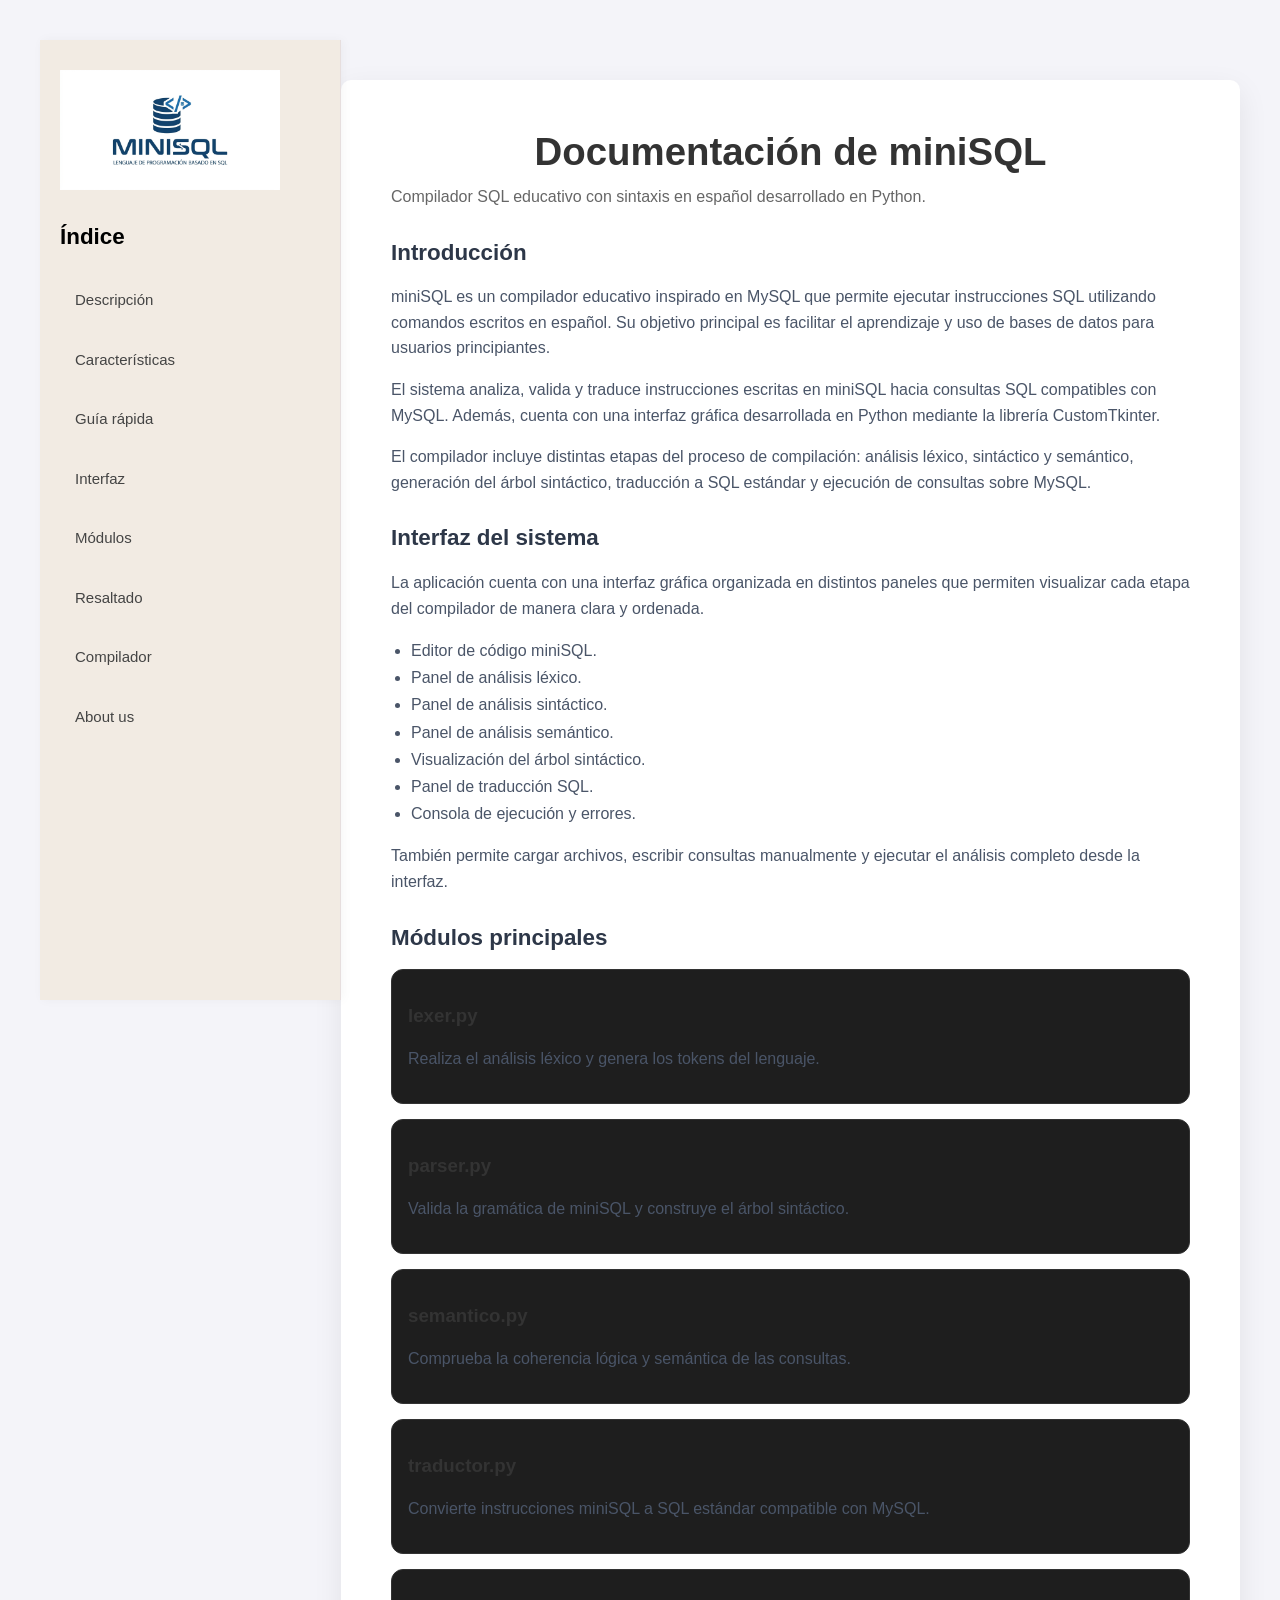
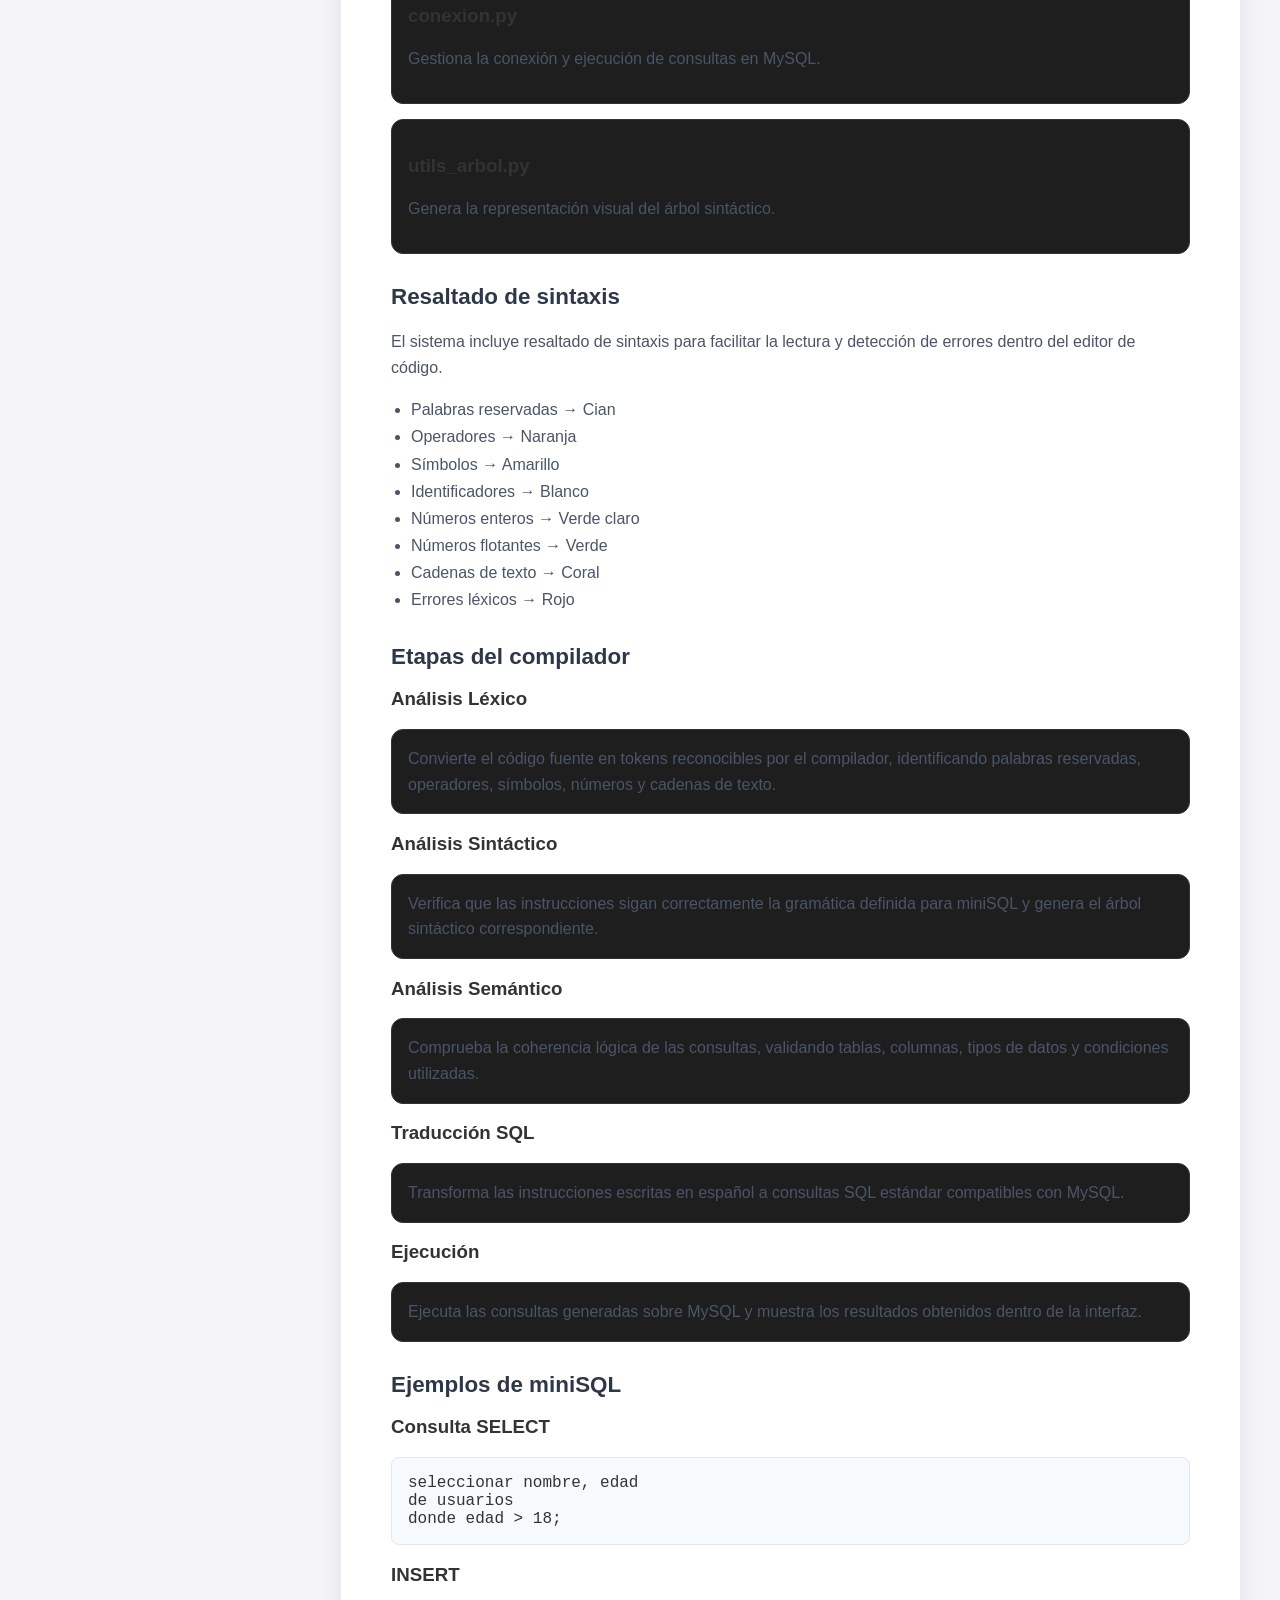
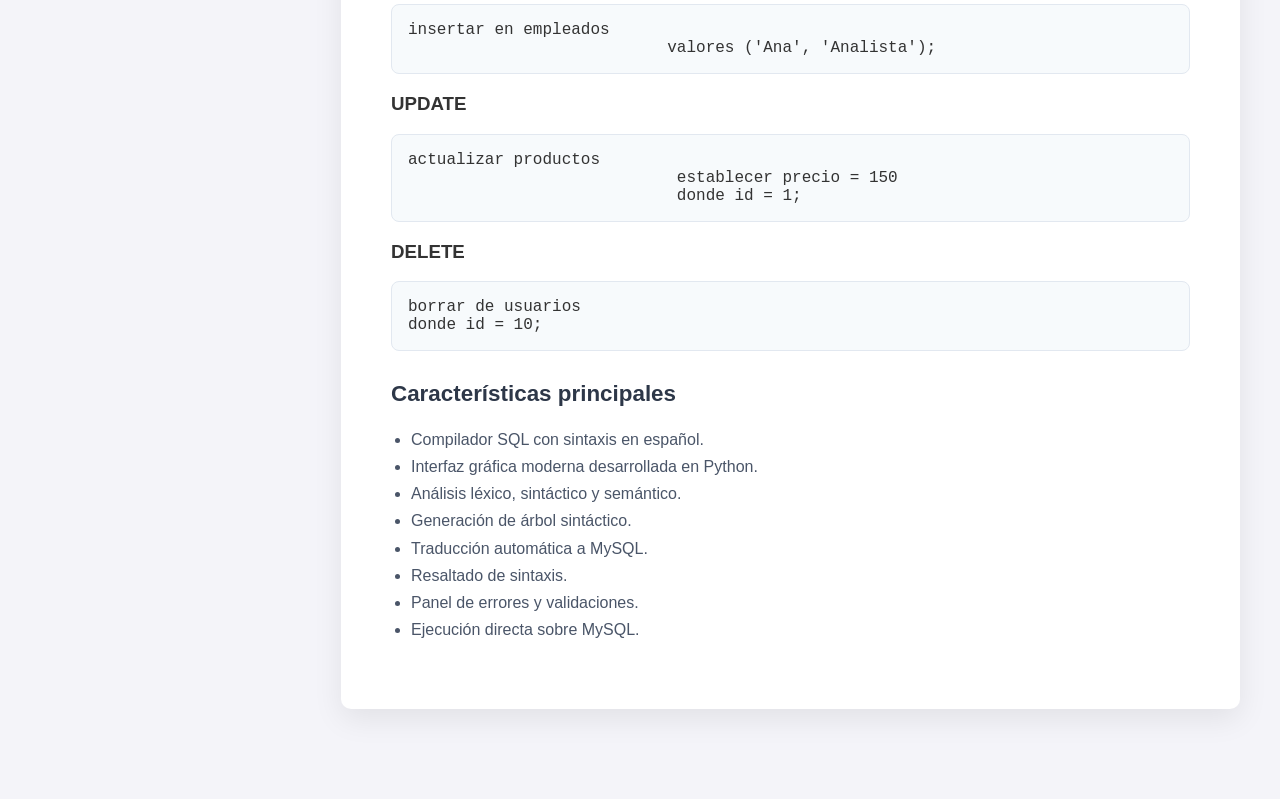
<file: index.html>
<!DOCTYPE html>
<html lang="es">

<head>
    <meta charset="UTF-8">
    <meta name="viewport" content="width=device-width, initial-scale=1.0">
    <title>Documentación - miniSQL</title>
    <link rel="stylesheet" href="styles.css">
</head>

<body>
    <div class="layout">
        <aside class="sidebar">
            <nav>
                <div class="logo">
                    <img src="assets/logo.png" alt="Logo miniSQL">
                </div>
                <h2>Índice</h2>
                <ul>
                    <li><a href="#descripcion">Descripción</a></li>
                    <li><a href="#caracteristicas">Características</a></li>
                    <li><a href="#guia">Guía rápida</a></li>
                    <li><a href="#interfaz">Interfaz</a></li>
                    <li><a href="#modulos">Módulos</a></li>
                    <li><a href="#resaltado">Resaltado</a></li>
                    <li><a href="#analisis">Compilador</a></li>
                    <li><a href="aboutUs.html">About us</a></li>
                </ul>
            </nav>
        </aside>

        <main class="container">

            <div class="header">
                <h1>Documentación de miniSQL</h1>
                <p class="subtitle">
                    Compilador SQL educativo con sintaxis en español desarrollado en Python.
                </p>
            </div>

            <!-- INTRODUCCIÓN -->
            <section id="descripcion">
                <h2>Introducción</h2>

                <p>
                    miniSQL es un compilador educativo inspirado en MySQL que permite
                    ejecutar instrucciones SQL utilizando comandos escritos en español.
                    Su objetivo principal es facilitar el aprendizaje y uso de bases de datos
                    para usuarios principiantes.
                </p>

                <p>
                    El sistema analiza, valida y traduce instrucciones escritas en miniSQL
                    hacia consultas SQL compatibles con MySQL. Además, cuenta con una interfaz
                    gráfica desarrollada en Python mediante la librería CustomTkinter.
                </p>

                <p>
                    El compilador incluye distintas etapas del proceso de compilación:
                    análisis léxico, sintáctico y semántico, generación del árbol sintáctico,
                    traducción a SQL estándar y ejecución de consultas sobre MySQL.
                </p>
            </section>

            <!-- INTERFAZ -->
            <section id="interfaz">
                <h2>Interfaz del sistema</h2>

                <p>
                    La aplicación cuenta con una interfaz gráfica organizada en distintos paneles
                    que permiten visualizar cada etapa del compilador de manera clara y ordenada.
                </p>

                <ul>
                    <li>Editor de código miniSQL.</li>
                    <li>Panel de análisis léxico.</li>
                    <li>Panel de análisis sintáctico.</li>
                    <li>Panel de análisis semántico.</li>
                    <li>Visualización del árbol sintáctico.</li>
                    <li>Panel de traducción SQL.</li>
                    <li>Consola de ejecución y errores.</li>
                </ul>

                <p>
                    También permite cargar archivos, escribir consultas manualmente
                    y ejecutar el análisis completo desde la interfaz.
                </p>
            </section>

            <!-- MÓDULOS -->
            <section id="modulos">
                <h2>Módulos principales</h2>

                <div class="card">
                    <h3>lexer.py</h3>
                    <p>Realiza el análisis léxico y genera los tokens del lenguaje.</p>
                </div>

                <div class="card">
                    <h3>parser.py</h3>
                    <p>Valida la gramática de miniSQL y construye el árbol sintáctico.</p>
                </div>

                <div class="card">
                    <h3>semantico.py</h3>
                    <p>Comprueba la coherencia lógica y semántica de las consultas.</p>
                </div>

                <div class="card">
                    <h3>traductor.py</h3>
                    <p>Convierte instrucciones miniSQL a SQL estándar compatible con MySQL.</p>
                </div>

                <div class="card">
                    <h3>conexion.py</h3>
                    <p>Gestiona la conexión y ejecución de consultas en MySQL.</p>
                </div>

                <div class="card">
                    <h3>utils_arbol.py</h3>
                    <p>Genera la representación visual del árbol sintáctico.</p>
                </div>
            </section>

            <!-- RESALTADO -->
            <section id="resaltado">
                <h2>Resaltado de sintaxis</h2>

                <p>
                    El sistema incluye resaltado de sintaxis para facilitar la lectura
                    y detección de errores dentro del editor de código.
                </p>

                <ul>
                    <li>Palabras reservadas → Cian</li>
                    <li>Operadores → Naranja</li>
                    <li>Símbolos → Amarillo</li>
                    <li>Identificadores → Blanco</li>
                    <li>Números enteros → Verde claro</li>
                    <li>Números flotantes → Verde</li>
                    <li>Cadenas de texto → Coral</li>
                    <li>Errores léxicos → Rojo</li>
                </ul>
            </section>

            <section id="analisis">
                <h2>Etapas del compilador</h2>

                <h3>Análisis Léxico</h3>
                <p class="card">
                    Convierte el código fuente en tokens reconocibles por el compilador,
                    identificando palabras reservadas, operadores, símbolos, números
                    y cadenas de texto.
                </p>

                <h3>Análisis Sintáctico</h3>
                <p class="card">
                    Verifica que las instrucciones sigan correctamente la gramática
                    definida para miniSQL y genera el árbol sintáctico correspondiente.
                </p>

                <h3>Análisis Semántico</h3>
                <p class="card">
                    Comprueba la coherencia lógica de las consultas, validando tablas,
                    columnas, tipos de datos y condiciones utilizadas.
                </p>

                <h3>Traducción SQL</h3>
                <p class="card">
                    Transforma las instrucciones escritas en español a consultas SQL
                    estándar compatibles con MySQL.
                </p>

                <h3>Ejecución</h3>
                <p class="card">
                    Ejecuta las consultas generadas sobre MySQL y muestra los resultados
                    obtenidos dentro de la interfaz.
                </p>
            </section>

            <section id="guia">
                <h2>Ejemplos de miniSQL</h2>

                <h3>Consulta SELECT</h3>
                <pre><code>seleccionar nombre, edad
de usuarios
donde edad > 18;</code></pre>

                <h3>INSERT</h3>
                <pre><code>insertar en empleados
                           valores ('Ana', 'Analista');</code></pre>

                <h3>UPDATE</h3>
                <pre><code>actualizar productos
                            establecer precio = 150
                            donde id = 1;</code></pre>

                <h3>DELETE</h3>
                <pre><code>borrar de usuarios
donde id = 10;</code></pre>
            </section>

            <!-- CARACTERISTICAS -->
            <section id="caracteristicas">
                <h2>Características principales</h2>

                <ul>
                    <li>Compilador SQL con sintaxis en español.</li>
                    <li>Interfaz gráfica moderna desarrollada en Python.</li>
                    <li>Análisis léxico, sintáctico y semántico.</li>
                    <li>Generación de árbol sintáctico.</li>
                    <li>Traducción automática a MySQL.</li>
                    <li>Resaltado de sintaxis.</li>
                    <li>Panel de errores y validaciones.</li>
                    <li>Ejecución directa sobre MySQL.</li>
                </ul>
            </section>
        </main>
</file>
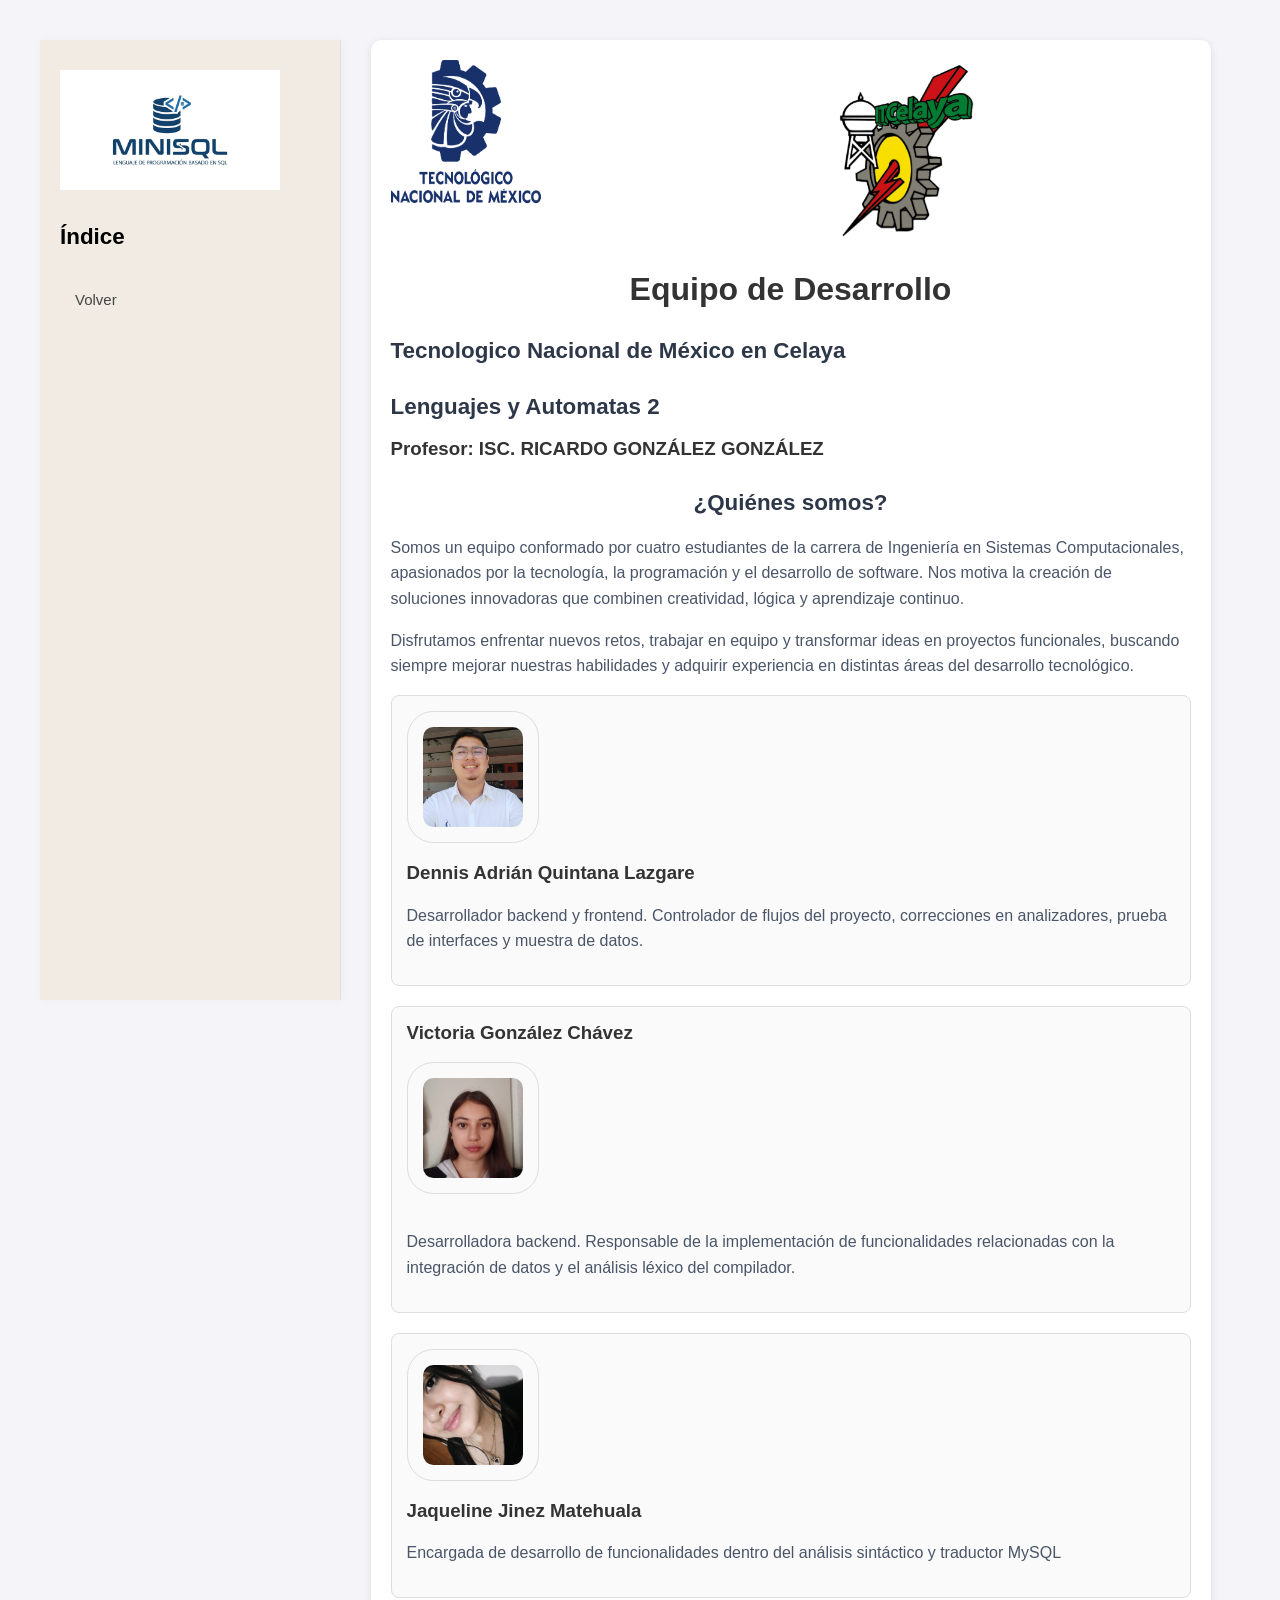
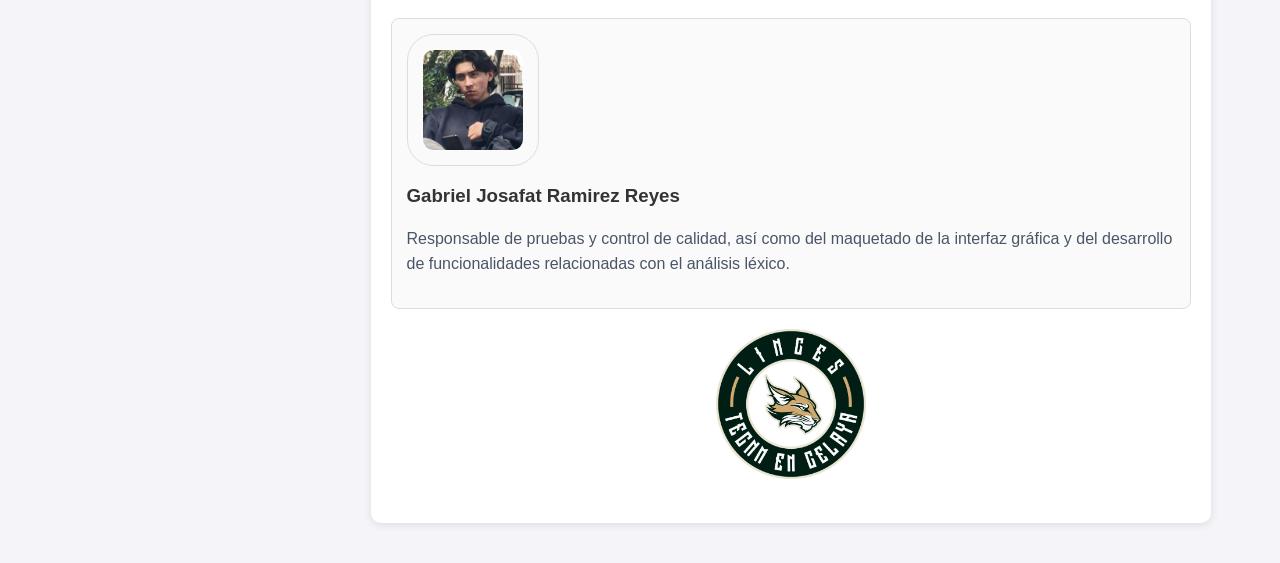
<file: aboutUs.html>
<!DOCTYPE html>
<html lang="es">
<head>
  <meta charset="UTF-8">
  <meta name="viewport" content="width=device-width, initial-scale=1.0">
  <link rel="stylesheet" href="styles.css">
  <title>Sobre Nosotros</title>
</head>
<div class="layout">
         <aside class="sidebar">
             <nav>
                 <div class="logo">
                     <img src="assets/logo.png" alt="Logo miniSQL">
                 </div>
<h2>Índice</h2>
                <ul>
                    <li><a href="index.html">Volver</a></li>
                </ul>
             </nav>
         </aside>
<body>
  <div class="team-container">
    <img class="tecnm-logo" src="assets/tecnm.png" alt="Logo TecNM" width="150" height="150">
    <img class="itc-logo" src="assets/itc.png" alt="Logo ITC" width="150" height="150">
  <div>
    <h1>Equipo de Desarrollo</h1>
    <h2>Tecnologico Nacional de México en Celaya</h2>
    <h2>Lenguajes y Automatas 2</h2>
    <h3>Profesor: ISC. RICARDO GONZÁLEZ GONZÁLEZ</h3>
   <center><h2>¿Quiénes somos?</h2></center>
    <p>Somos un equipo conformado por cuatro estudiantes de la carrera
      de Ingeniería en Sistemas Computacionales, apasionados por la tecnología,
      la programación y el desarrollo de software. Nos motiva la creación de soluciones
      innovadoras que combinen creatividad, lógica y aprendizaje continuo.</p>
    
      <p>Disfrutamos enfrentar nuevos retos, trabajar en equipo y transformar ideas
        en proyectos funcionales, buscando siempre mejorar nuestras habilidades y adquirir
        experiencia en distintas áreas del desarrollo tecnológico.</p>
  </div>
    <div class="member">
      <img class="member" src="assets/dennis.jpeg" alt="Foto de Dennis Adrián Quintana Lazgare">
      <h3>Dennis Adrián Quintana Lazgare </h3>
      <p>Desarrollador backend y frontend. Controlador de flujos del proyecto,
         correcciones en analizadores, prueba de interfaces y muestra de datos.</p>
    </div>
    <div class="member">
      <h3>Victoria González Chávez</h3>
      <img class="member" src="assets/victoria.jpeg" alt="Foto de Victoria González Chávez">
      <p>Desarrolladora backend. Responsable de la implementación
         de funcionalidades relacionadas con la integración de datos y
         el análisis léxico del compilador.</p>
    </div>
    <div class="member">
      <img class="member" src="assets/jacque.jpeg" alt="Foto de Jaqueline Jinez Matehuala">
      <h3>Jaqueline Jinez Matehuala</h3>
      <p>Encargada de desarrollo de funcionalidades dentro del análisis
         sintáctico y traductor MySQL</p>
    </div>
    <div class="member">
      <img class="member" src="assets/gabriel.jpeg" alt="Foto de Gabriel Josafat Ramirez Reyes">
      <h3>Gabriel Josafat Ramirez Reyes</h3>
      <p>Responsable de pruebas y control de calidad,
        así como del maquetado de la interfaz gráfica y del desarrollo
        de funcionalidades relacionadas con el análisis léxico.</p>
    </div>
    <center>
      <img class="linces-logo" src="assets/linces.png" alt="Logo Lince" width="150" height="150">
    </center>
  </div>
</body>
</html>
</file>
<file: styles.css>
body {
            font-family: Arial, sans-serif;
            margin: 0;
            padding: 0;
            background: #f5f7fb;
            color: #333;
        }

        .container {
            max-width: 900px;
            margin: 40px auto;
            padding: 30px;
            background: #ffffff;
            border-radius: 10px;
            box-shadow: 0 10px 30px rgba(0, 0, 0, 0.08);
        }

        .header {
            margin-bottom: 30px;
        }

        .header h1 {
            margin: 0 0 10px;
            font-size: 2.4rem;
        }

        .subtitle {
            margin: 0;
            color: #666;
            font-size: 1rem;
        }

        h2 {
            margin-top: 30px;
            color: #2d3748;
            font-size: 1.4rem;
        }

        p,
        li {
            line-height: 1.7;
            color: #4a5568;
        }

        pre {
            background: #f7fafc;
            padding: 16px;
            border-radius: 8px;
            overflow-x: auto;
            border: 1px solid #e2e8f0;
        }

        code {
            font-family: Consolas, Monaco, monospace;
        }

        ul {
            padding-left: 20px;
        }

        .note {
            background: #e8f8ff;
            padding: 14px;
            border-left: 4px solid #3182ce;
            margin: 20px 0;
            border-radius: 6px;
        }


        body {
            font-family: Arial, sans-serif;
            margin: 40px;
            background-color: #f4f4f9;
            color: #333;
        }

        .team-container {
            max-width: 800px;
            margin: 0 auto;
            padding: 20px;
            background: #fff;
            border-radius: 10px;
            box-shadow: 0 2px 8px rgba(0, 0, 0, 0.1);
        }

        h1 {
            text-align: center;
            margin-bottom: 10px;
        }

        p {
            line-height: 1.6;
        }

        .member {
            margin-bottom: 20px;
            padding: 15px;
            border: 1px solid #ddd;
            border-radius: 8px;
            background: #fafafa;
        }

        .member h3 {
            margin-top: 0;
        }

        .card {
            background: #1e1e1e;
            padding: 16px;
            border-radius: 12px;
            margin-bottom: 15px;
            border: 1px solid #333;
        }

        .layout {
            display: flex;
            min-height: 100vh;
        }

        .sidebar {
            width: 260px;
            height: 100vh;
            position: sticky;
            top: 0;

            background: #F2EBE3;
            border-right: 1px solid #e6dede;

            padding: 30px 20px;

            overflow-y: auto;

            box-shadow: 2px 0 10px rgba(0, 0, 0, 0.04);
        }


        .sidebar h2 {
            font-size: 1.4rem;
            margin-bottom: 25px;
            color: #000000;
            font-weight: 700;
        }


        .sidebar ul {
            list-style: none;
            padding: 0;
            margin: 0;
        }


        .sidebar li {
            margin-bottom: 10px;
        }


        .sidebar a {
            display: block;

            text-decoration: none;

            color: #444;
            font-size: 15px;
            font-weight: 500;

            padding: 12px 15px;

            border-radius: 10px;

            transition: all 0.25s ease;
        }

        .sidebar a:hover {
            background: #ffffff;
            color: #000000;

            transform: translateX(4px);
        }

        .sidebar a.active {
            background: #d14d72;
            color: white;
        }

        .container {
            flex: 1;
            padding: 50px;
            background: #ffffff;
        }

        .logo img {
            width: 220px;
            height: auto;
            position: center;
        }

        .member img {
            width: 100px;
            height: 100px;
            border-radius: 20%;
            object-fit: cover;
            margin-bottom: 15px;
        }

        .tecnm-logo {
            width: 150px;
            height: auto;
            margin-bottom: 20px;
        }
        .itc-logo {
            width: 150px;
            height: auto;
            margin-bottom: 20px;
            position: absolute;
            right: 300px;
        }
        .linces-logo {
            width: 150px;
            height: auto;
            margin-bottom: 20px;
        }
</file>
